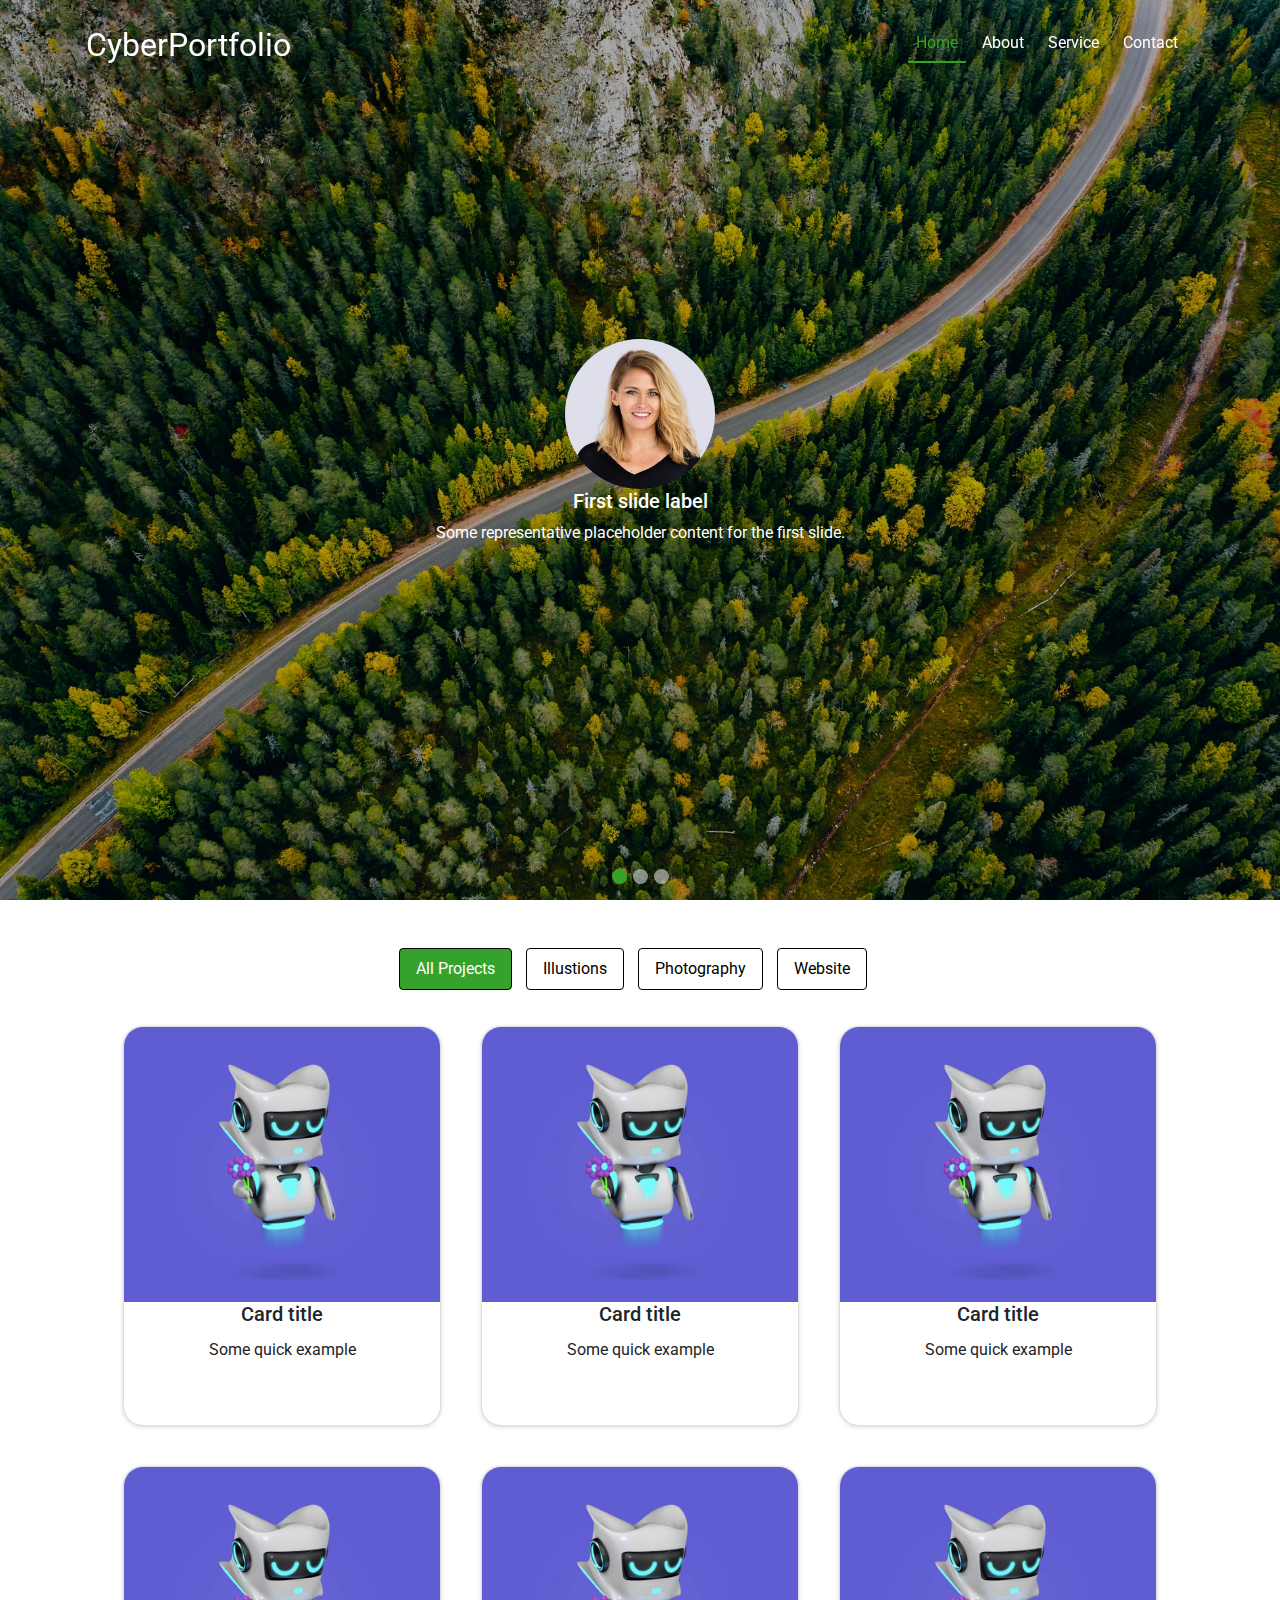
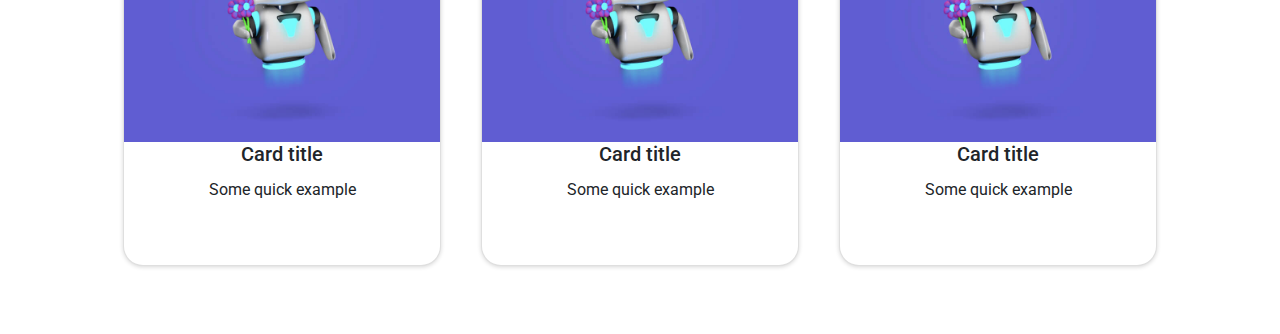
<file: index.html>
<!doctype html>
<html lang="en">
  <head>
    <title>Title</title>
    <!-- Required meta tags -->
    <meta charset="utf-8">
    <meta name="viewport" content="width=device-width, initial-scale=1, shrink-to-fit=no">

    <!-- Bootstrap CSS -->
    <link rel="stylesheet" href="https://stackpath.bootstrapcdn.com/bootstrap/4.3.1/css/bootstrap.min.css" integrity="sha384-ggOyR0iXCbMQv3Xipma34MD+dH/1fQ784/j6cY/iJTQUOhcWr7x9JvoRxT2MZw1T" crossorigin="anonymous">
    <!-- font awesome -->
    <link rel="stylesheet" href="https://cdnjs.cloudflare.com/ajax/libs/font-awesome/6.0.0-beta3/css/all.min.css" integrity="sha512-Fo3rlrZj/k7ujTnHg4CGR2D7kSs0v4LLanw2qksYuRlEzO+tcaEPQogQ0KaoGN26/zrn20ImR1DfuLWnOo7aBA==" crossorigin="anonymous" referrerpolicy="no-referrer" />
    <!-- gg font -->
    <link rel="preconnect" href="https://fonts.googleapis.com">
    <link rel="preconnect" href="https://fonts.gstatic.com" crossorigin>
    <link href="https://fonts.googleapis.com/css2?family=Poppins:wght@300;400;500;600;800&family=Roboto:wght@300;400;500;700&display=swap" rel="stylesheet">
    <!-- animation -->
    <link
    rel="stylesheet"
    href="https://cdnjs.cloudflare.com/ajax/libs/animate.css/4.1.1/animate.min.css"
    />

    <!-- css -->
    <link rel="stylesheet" href="./index.css">
  </head>
  <body>
    <header class="">
    <nav class="navbar navbar-expand-lg navbar-light container">
        <a class="navbar-brand" href="#"><i class="fa fa-dice-d20"></i> CyberPortfolio</a>
        <button class="navbar-toggler" type="button" data-toggle="collapse" data-target="#navbarSupportedContent" aria-controls="navbarSupportedContent" aria-expanded="false" aria-label="Toggle navigation">
          <span class="navbar-toggler-icon"></span>
        </button>

        <div class="collapse navbar-collapse" id="navbarSupportedContent">
          <ul class="navbar-nav ml-auto">
            <li class="nav-item mr-2 active">
              <a class="nav-link" href="#">Home <span class="sr-only">(current)</span></a>
            </li>
            <li class="nav-item mr-2">
              <a class="nav-link" href="#">About <span class="sr-only">(current)</span></a>
            </li>
            <li class="nav-item mr-2">
              <a class="nav-link" href="#">Service <span class="sr-only">(current)</span></a>
            </li>
            <li class="nav-item mr-2">
              <a class="nav-link" href="#">Contact <span class="sr-only">(current)</span></a>
            </li>
          </ul>

        </div>
      </nav>
    </header>

    <div class="carousel__portfolio">
        <div id="carouselExampleCaptions" class="carousel slide carousel-fade" data-ride="carousel">
            <ol class="carousel-indicators">
              <li data-target="#carouselExampleCaptions" data-slide-to="0" class="active"></li>
              <li data-target="#carouselExampleCaptions" data-slide-to="1"></li>
              <li data-target="#carouselExampleCaptions" data-slide-to="2"></li>
            </ol>
            <div class="carousel-inner">
              <div class="carousel-item active">
                <img src="./image/finland.jpg" class="d-block w-100" alt="...">
                <div class="carousel-caption d-none d-md-block">
                  <img class=" animate__animated animate__fadeInUpBig" src="./image/01-3.jpg" alt="">
                  <h5>First slide label</h5>
                  <p>Some representative placeholder content for the first slide.</p>
                </div>
              </div>
              <div class="carousel-item">
                <img src="./image/mountains.jpg" class="d-block w-100" alt="...">
                <div class="carousel-caption d-none d-md-block">
                  <img class=" animate__animated animate__fadeInUpBig" src="./image/02-3.jpg" alt="">

                  <h5>Second slide label</h5>
                  <p>Some representative placeholder content for the second slide.</p>
                </div>
              </div>
              <div class="carousel-item">
                <img  src="./image/mountains-1.jpg" class="d-block w-100" alt="...">
                <div class="carousel-caption d-none d-md-block">
                  <img class=" animate__animated animate__fadeInUpBig" src="./image/03-3.jpg" alt="">

                  <h5>Third slide label</h5>
                  <p>Some representative placeholder content for the third slide.</p>
                </div>
              </div>
            </div>
          </div>
    </div>
    <!-- Navs bootstrap -->
    <div class="project container p-5">
      <ul class="nav nav-pills mb-3" id="pills-tab" role="tablist">
        <li class="nav-item" role="presentation">
          <a class="nav-link active" id="pills-projects-tab" data-toggle="pill" href="#pills-projects" role="tab" aria-controls="pills-projects" aria-selected="true">All Projects</a>
        </li>
        <li class="nav-item" role="presentation">
          <a class="nav-link" id="pills-illustions-tab" data-toggle="pill" href="#pills-illustions" role="tab" aria-controls="pills-illustions" aria-selected="false">Illustions</a>
        </li>
        <li class="nav-item" role="presentation">
          <a class="nav-link" id="pills-photography-tab" data-toggle="pill" href="#pills-photography" role="tab" aria-controls="pills-photography" aria-selected="false">Photography</a>
        </li>
        <li class="nav-item" role="presentation">
          <a class="nav-link" id="pills-website-tab" data-toggle="pill" href="#pills-website" role="tab" aria-controls="pills-website" aria-selected="false">Website</a>
        </li>
      </ul>
      <div class="tab-content" id="pills-tabContent">
        <div class="tab-pane fade show active" id="pills-projects" role="tabpanel" aria-labelledby="pills-projects-tab">
          <div class="row">

              <div class="item__container_project col-sm-12 col-lg-4">
                <div class="card  item__project">
                  <img src="./image/g1.jpg" class="card-img-top" alt="...">
                  <div class="card-body">
                    <h5 class="card-title">Card title</h5>
                    <p class="card-text">Some quick example </p>
                  </div>
                </div>
              </div>
              <div class="item__container_project col-sm-12 col-lg-4">
                <div class="card  item__project">
                  <img src="./image/g1.jpg" class="card-img-top" alt="...">
                  <div class="card-body">
                    <h5 class="card-title">Card title</h5>
                    <p class="card-text">Some quick example </p>
                  </div>
                </div>
              </div>
              <div class="item__container_project col-sm-12 col-lg-4">
                <div class="card  item__project">
                  <img src="./image/g1.jpg" class="card-img-top" alt="...">
                  <div class="card-body">
                    <h5 class="card-title">Card title</h5>
                    <p class="card-text">Some quick example </p>
                  </div>
                </div>
              </div>
              <div class="item__container_project col-sm-12 col-lg-4">
                <div class="card  item__project">
                  <img src="./image/g1.jpg" class="card-img-top" alt="...">
                  <div class="card-body">
                    <h5 class="card-title">Card title</h5>
                    <p class="card-text">Some quick example </p>
                  </div>
                </div>
              </div>
              <div class="item__container_project col-sm-12 col-lg-4">
                <div class="card  item__project">
                  <img src="./image/g1.jpg" class="card-img-top" alt="...">
                  <div class="card-body">
                    <h5 class="card-title">Card title</h5>
                    <p class="card-text">Some quick example </p>
                  </div>
                </div>
              </div>
              <div class="item__container_project col-sm-12 col-lg-4">
                <div class="card  item__project">
                  <img src="./image/g1.jpg" class="card-img-top" alt="...">
                  <div class="card-body">
                    <h5 class="card-title">Card title</h5>
                    <p class="card-text">Some quick example </p>
                  </div>
                </div>
              </div>

          </div>
        </div>
        <div class="tab-pane fade" id="pills-illustions" role="tabpanel" aria-labelledby="pills-illustions-tab">...2</div>
        <div class="tab-pane fade" id="pills-photography" role="tabpanel" aria-labelledby="pills-photography-tab">...3</div>
        <div class="tab-pane fade" id="pills-website" role="tabpanel" aria-labelledby="pills-website-tab">...4</div>
      </div>
    </div>

    <div class="footer"></div>

    <!-- Optional JavaScript -->
    <!-- jQuery first, then Popper.js, then Bootstrap JS -->
    <script src="https://code.jquery.com/jquery-3.3.1.slim.min.js" integrity="sha384-q8i/X+965DzO0rT7abK41JStQIAqVgRVzpbzo5smXKp4YfRvH+8abtTE1Pi6jizo" crossorigin="anonymous">
    </script>
    <script src="https://cdnjs.cloudflare.com/ajax/libs/popper.js/1.14.7/umd/popper.min.js" integrity="sha384-UO2eT0CpHqdSJQ6hJty5KVphtPhzWj9WO1clHTMGa3JDZwrnQq4sF86dIHNDz0W1" crossorigin="anonymous"></script>
    <script src="https://stackpath.bootstrapcdn.com/bootstrap/4.3.1/js/bootstrap.min.js" integrity="sha384-JjSmVgyd0p3pXB1rRibZUAYoIIy6OrQ6VrjIEaFf/nJGzIxFDsf4x0xIM+B07jRM" crossorigin="anonymous">
    </script>
  </body>
</html>
</file>
<file: index.css>
*{
    margin: 0;
    padding: 0;
    box-sizing: border-box;
    font-family: 'Roboto', sans-serif;
}
/* start header */
header{
    position: absolute;
    top: 0;
    left: 0;
    z-index: 10;
    width: 100%;
}
header .navbar-brand i{
    font-size: 2.5rem;
    color: #35a222;
}
.navbar-light .navbar-nav .nav-link.active, .navbar-light .navbar-nav .nav-link.show, .navbar-light .navbar-nav .show>.nav-link,.navbar-light .navbar-brand,.navbar-light .navbar-brand:hover,.navbar-light .navbar-nav .nav-link{
    color: #fff;
}
.navbar-light .navbar-brand{
    font-size: 2rem;
}
.navbar-light .navbar-nav .active>.nav-link{
    color: #35a222;
}

.navbar-light .navbar-nav .nav-link{
    position: relative;
    transition: .3s;
}
.navbar-light .navbar-nav .nav-link:hover{
    color: #35a222;
}
.navbar-light .navbar-nav .nav-link::after{
    position: absolute;
    content: "";
    width: 0;
    height: 2px;
    background: #35a222;
    bottom: 0;
    left: 0;
}
.navbar-light .navbar-nav .active .nav-link::after{
    width: 100%;
}
.navbar-light .navbar-nav .nav-link:hover::after{
    width: 100%;
    transition: linear 0.2s;
}
/* end header */

/* carousel start */
.carousel-inner{
    height: 100vh;
}
.carousel-item{
    position: relative;
}
.carousel-item::after{
    content: "";
    width: 100%;
    height: 100%;
    position: absolute;
    top: 0;
    left: 0;
    background: rgba(0, 0, 0, 0.3);
}
.carousel-indicators li{
    width: 15px;
    height: 15px;
    border-radius: 50%;
    border: none;
}
.carousel-fade .carousel-item{
    height: 100vh;
}
.carousel-item img{
    height: 100vh;
    object-fit: cover;
}
.carousel__portfolio .carousel-indicators li.active {
    background-color: #35a22c;
}
.carousel-caption img{
    width: 150px;
    height: 150px;
    border-radius: 50%;
}
.carousel-caption{
    bottom: 50%;
    transform: translateY(50%);
}
/* carousel end */

/* start project */

.project .nav{
    justify-content: center;
}
.nav-pills .nav-link.active{
    background-color: #35a22c;
}
.nav-pills .nav-link{
    color: black;
    border: 1px solid black;
}
.nav-pills li{
    padding-right: 14px;
}
.item__project{
    padding: 0;
    height: 400px;
    /* background: #000; */
    border-radius: 20px;
    overflow: hidden;
    box-shadow: rgba(0, 0, 0, 0.16) 0px 1px 4px;
}
.project .card-body{
    transition: .3s ;
    border: 1px solid transparent;
    border-radius: 0 0 20px 20px;
    border-top: 0;
    flex-grow: 1;
    padding: 0;
}
.project .item__project:hover .card-body{
    border: 1px solid #35a22c;
}
.item__project .card-body{
    text-align: center;
}
.item__container_project{
    padding:  20px;
}

/* end project */


/* .footer{
    height: 100px;
    background: red;
    width: 100%;
} */


/* @media only screen and (min-width:900px) {

.footer{
    background: blue;
    }
} */
/* @media only screen and (min-width:768px) {

    .footer{
        background: yellow;
    }
}
@media only screen and (max-width:800px) {

    .footer{
        background: green;
    }
} */
</file>
